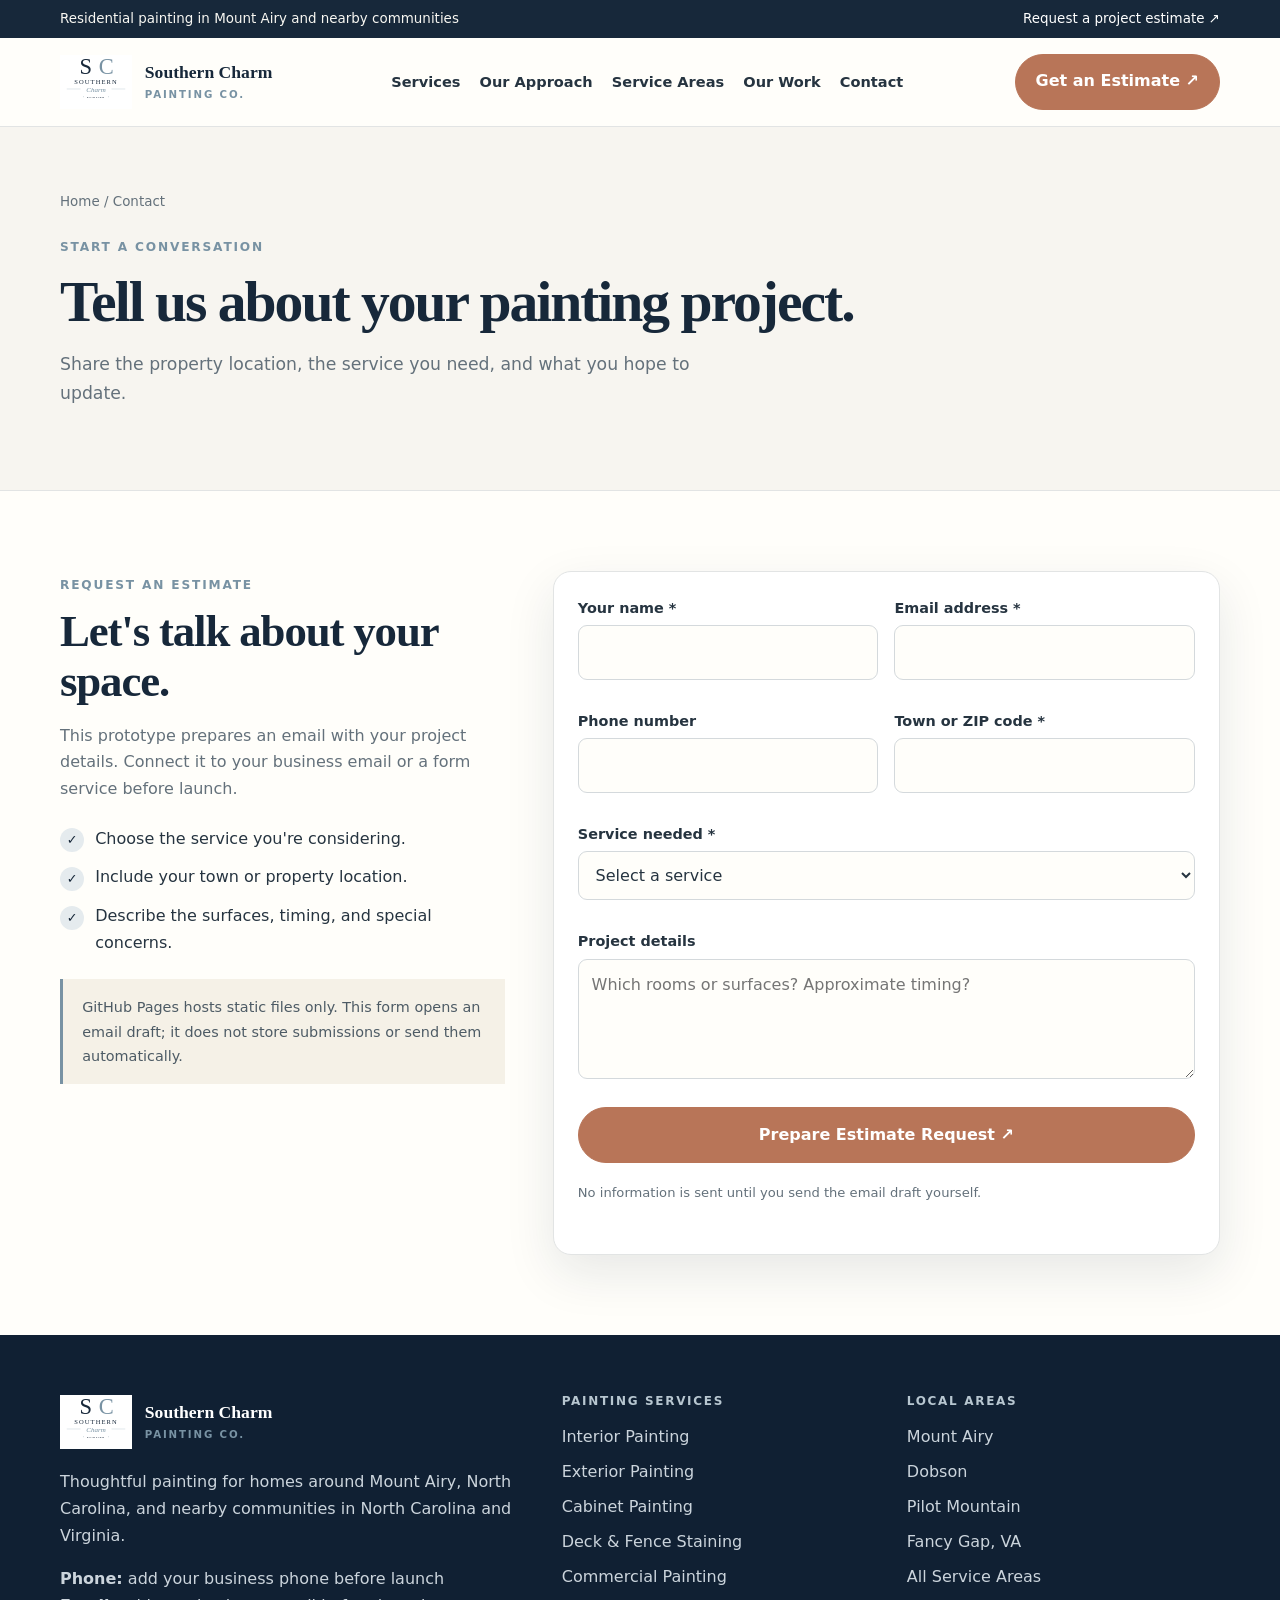
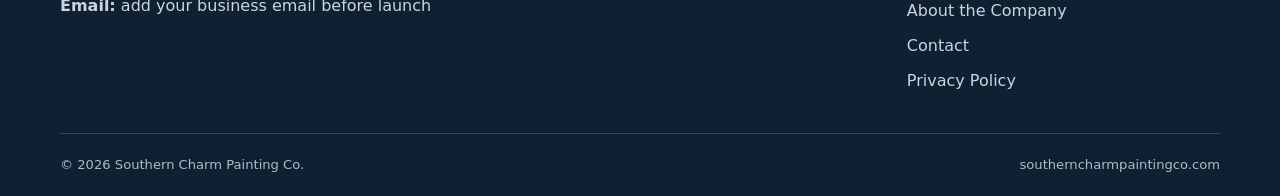
<file: contact.html>
<!doctype html><html lang="en"><head><meta charset="utf-8"><meta name="viewport" content="width=device-width, initial-scale=1"><title>Request a Painting Estimate | Southern Charm Painting Co.</title><meta name="description" content="Contact Southern Charm Painting Co. about residential painting near Mount Airy, NC and nearby communities in Virginia."><meta name="robots" content="index,follow,max-image-preview:large"><link rel="canonical" href="https://southerncharmpaintingco.com/contact.html"><meta name="theme-color" content="#17283a"><link rel="icon" href="assets/logo.svg" type="image/svg+xml"><link rel="stylesheet" href="styles.css"></head><body><a class="skip-link" href="#main">Skip to content</a><div class="topbar"><div class="container topbar-inner"><span>Residential painting in Mount Airy and nearby communities</span><span><a href="contact.html">Request a project estimate ↗</a></span></div></div><header class="header"><div class="container nav"><a class="brand" href="index.html" aria-label="Southern Charm Painting Co. home"><img src="assets/logo.svg" alt=""><span class="brand-copy">Southern Charm<small>Painting Co.</small></span></a><button class="menu-toggle" aria-expanded="false" aria-controls="primary-nav">Menu</button><nav class="nav-links" id="primary-nav" aria-label="Main navigation"><a href="services.html">Services</a><a href="about.html">Our Approach</a><a href="service-areas.html">Service Areas</a><a href="projects.html">Our Work</a><a href="contact.html" aria-current="page">Contact</a></nav><a class="button warm" href="contact.html">Get an Estimate ↗</a></div></header><main id="main"><section class="page-hero"><div class="container"><div class="breadcrumbs"><a href="index.html">Home</a> / Contact</div><span class="kicker">Start a conversation</span><h1>Tell us about your painting project.</h1><p>Share the property location, the service you need, and what you hope to update.</p></div></section><section class="section"><div class="container form-layout"><div><span class="kicker">Request an estimate</span><h2>Let's talk about your space.</h2><p class="muted">This prototype prepares an email with your project details. Connect it to your business email or a form service before launch.</p><ul class="checks"><li>Choose the service you're considering.</li><li>Include your town or property location.</li><li>Describe the surfaces, timing, and special concerns.</li></ul><div class="notice">GitHub Pages hosts static files only. This form opens an email draft; it does not store submissions or send them automatically.</div></div><div class="form-panel"><form data-estimate-form data-email="REPLACE-WITH-YOUR-BUSINESS-EMAIL"><div class="form-grid"><div class="field"><label for="name">Your name *</label><input id="name" name="name" autocomplete="name" required></div><div class="field"><label for="email">Email address *</label><input id="email" name="email" type="email" autocomplete="email" required></div><div class="field"><label for="phone">Phone number</label><input id="phone" name="phone" type="tel" autocomplete="tel"></div><div class="field"><label for="location">Town or ZIP code *</label><input id="location" name="location" required autocomplete="postal-code"></div><div class="field full"><label for="service">Service needed *</label><select id="service" name="service" required><option value="">Select a service</option><option>Interior painting</option><option>Exterior painting</option><option>Cabinet painting</option><option>Deck or fence staining</option><option>Commercial painting</option><option>Other / not sure yet</option></select></div><div class="field full"><label for="details">Project details</label><textarea id="details" name="details" placeholder="Which rooms or surfaces? Approximate timing?"></textarea></div><div class="field full"><button class="button warm" type="submit">Prepare Estimate Request ↗</button><p class="fine">No information is sent until you send the email draft yourself.</p></div></div></form></div></div></section></main><footer class="footer"><div class="container"><div class="footer-grid"><div><a class="brand" href="index.html"><img src="assets/logo.svg" alt=""><span class="brand-copy">Southern Charm<small>Painting Co.</small></span></a><p>Thoughtful painting for homes around Mount Airy, North Carolina, and nearby communities in North Carolina and Virginia.</p><p><strong>Phone:</strong> add your business phone before launch<br><strong>Email:</strong> add your business email before launch</p></div><div><div class="footer-heading">Painting Services</div><div class="footer-links"><a href="interior-painting.html">Interior Painting</a><a href="exterior-painting.html">Exterior Painting</a><a href="cabinet-painting.html">Cabinet Painting</a><a href="deck-fence-staining.html">Deck & Fence Staining</a><a href="commercial-painting.html">Commercial Painting</a></div></div><div><div class="footer-heading">Local Areas</div><div class="footer-links"><a href="areas/mount-airy.html">Mount Airy</a><a href="areas/dobson.html">Dobson</a><a href="areas/pilot-mountain.html">Pilot Mountain</a><a href="areas/fancy-gap.html">Fancy Gap, VA</a><a href="service-areas.html">All Service Areas</a><a href="about.html">About the Company</a><a href="contact.html">Contact</a><a href="privacy.html">Privacy Policy</a></div></div></div><div class="footer-bottom"><span>© <span data-year>2026</span> Southern Charm Painting Co.</span><span>southerncharmpaintingco.com</span></div></div></footer><div class="mobile-cta"><a class="button warm" href="contact.html">Request Estimate</a><a class="button outline" href="services.html">Services</a></div><script src="script.js" defer></script></body></html>
</file>
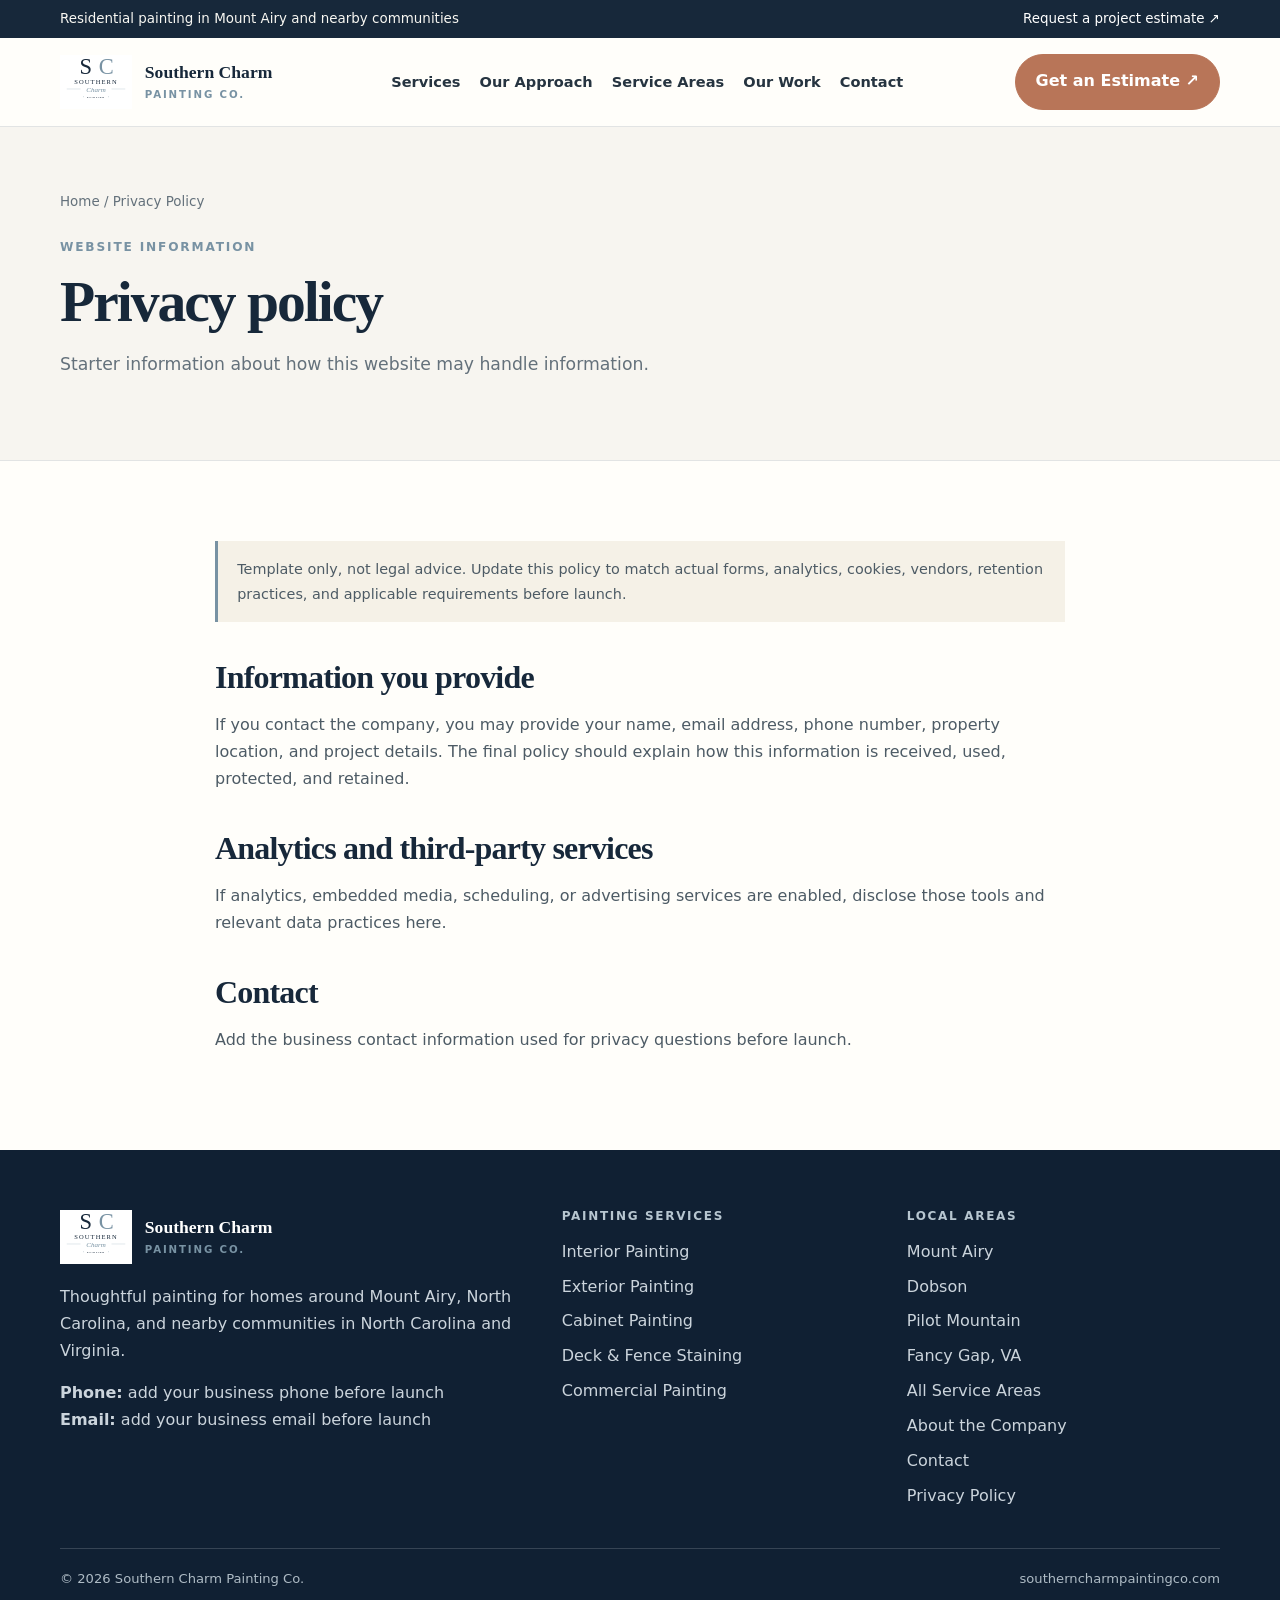
<file: privacy.html>
<!doctype html><html lang="en"><head><meta charset="utf-8"><meta name="viewport" content="width=device-width, initial-scale=1"><title>Privacy Policy | Southern Charm Painting Co.</title><meta name="description" content="Privacy policy information for visitors to Southern Charm Painting Co."><meta name="robots" content="index,follow,max-image-preview:large"><link rel="canonical" href="https://southerncharmpaintingco.com/privacy.html"><meta name="theme-color" content="#17283a"><link rel="icon" href="assets/logo.svg" type="image/svg+xml"><link rel="stylesheet" href="styles.css"></head><body><a class="skip-link" href="#main">Skip to content</a><div class="topbar"><div class="container topbar-inner"><span>Residential painting in Mount Airy and nearby communities</span><span><a href="contact.html">Request a project estimate ↗</a></span></div></div><header class="header"><div class="container nav"><a class="brand" href="index.html" aria-label="Southern Charm Painting Co. home"><img src="assets/logo.svg" alt=""><span class="brand-copy">Southern Charm<small>Painting Co.</small></span></a><button class="menu-toggle" aria-expanded="false" aria-controls="primary-nav">Menu</button><nav class="nav-links" id="primary-nav" aria-label="Main navigation"><a href="services.html">Services</a><a href="about.html">Our Approach</a><a href="service-areas.html">Service Areas</a><a href="projects.html">Our Work</a><a href="contact.html">Contact</a></nav><a class="button warm" href="contact.html">Get an Estimate ↗</a></div></header><main id="main"><section class="page-hero"><div class="container"><div class="breadcrumbs"><a href="index.html">Home</a> / Privacy Policy</div><span class="kicker">Website information</span><h1>Privacy policy</h1><p>Starter information about how this website may handle information.</p></div></section><section class="section"><div class="container narrow"><div class="notice">Template only, not legal advice. Update this policy to match actual forms, analytics, cookies, vendors, retention practices, and applicable requirements before launch.</div><h2>Information you provide</h2><p>If you contact the company, you may provide your name, email address, phone number, property location, and project details. The final policy should explain how this information is received, used, protected, and retained.</p><h2>Analytics and third-party services</h2><p>If analytics, embedded media, scheduling, or advertising services are enabled, disclose those tools and relevant data practices here.</p><h2>Contact</h2><p>Add the business contact information used for privacy questions before launch.</p></div></section></main><footer class="footer"><div class="container"><div class="footer-grid"><div><a class="brand" href="index.html"><img src="assets/logo.svg" alt=""><span class="brand-copy">Southern Charm<small>Painting Co.</small></span></a><p>Thoughtful painting for homes around Mount Airy, North Carolina, and nearby communities in North Carolina and Virginia.</p><p><strong>Phone:</strong> add your business phone before launch<br><strong>Email:</strong> add your business email before launch</p></div><div><div class="footer-heading">Painting Services</div><div class="footer-links"><a href="interior-painting.html">Interior Painting</a><a href="exterior-painting.html">Exterior Painting</a><a href="cabinet-painting.html">Cabinet Painting</a><a href="deck-fence-staining.html">Deck & Fence Staining</a><a href="commercial-painting.html">Commercial Painting</a></div></div><div><div class="footer-heading">Local Areas</div><div class="footer-links"><a href="areas/mount-airy.html">Mount Airy</a><a href="areas/dobson.html">Dobson</a><a href="areas/pilot-mountain.html">Pilot Mountain</a><a href="areas/fancy-gap.html">Fancy Gap, VA</a><a href="service-areas.html">All Service Areas</a><a href="about.html">About the Company</a><a href="contact.html">Contact</a><a href="privacy.html">Privacy Policy</a></div></div></div><div class="footer-bottom"><span>© <span data-year>2026</span> Southern Charm Painting Co.</span><span>southerncharmpaintingco.com</span></div></div></footer><div class="mobile-cta"><a class="button warm" href="contact.html">Request Estimate</a><a class="button outline" href="services.html">Services</a></div><script src="script.js" defer></script></body></html>
</file>
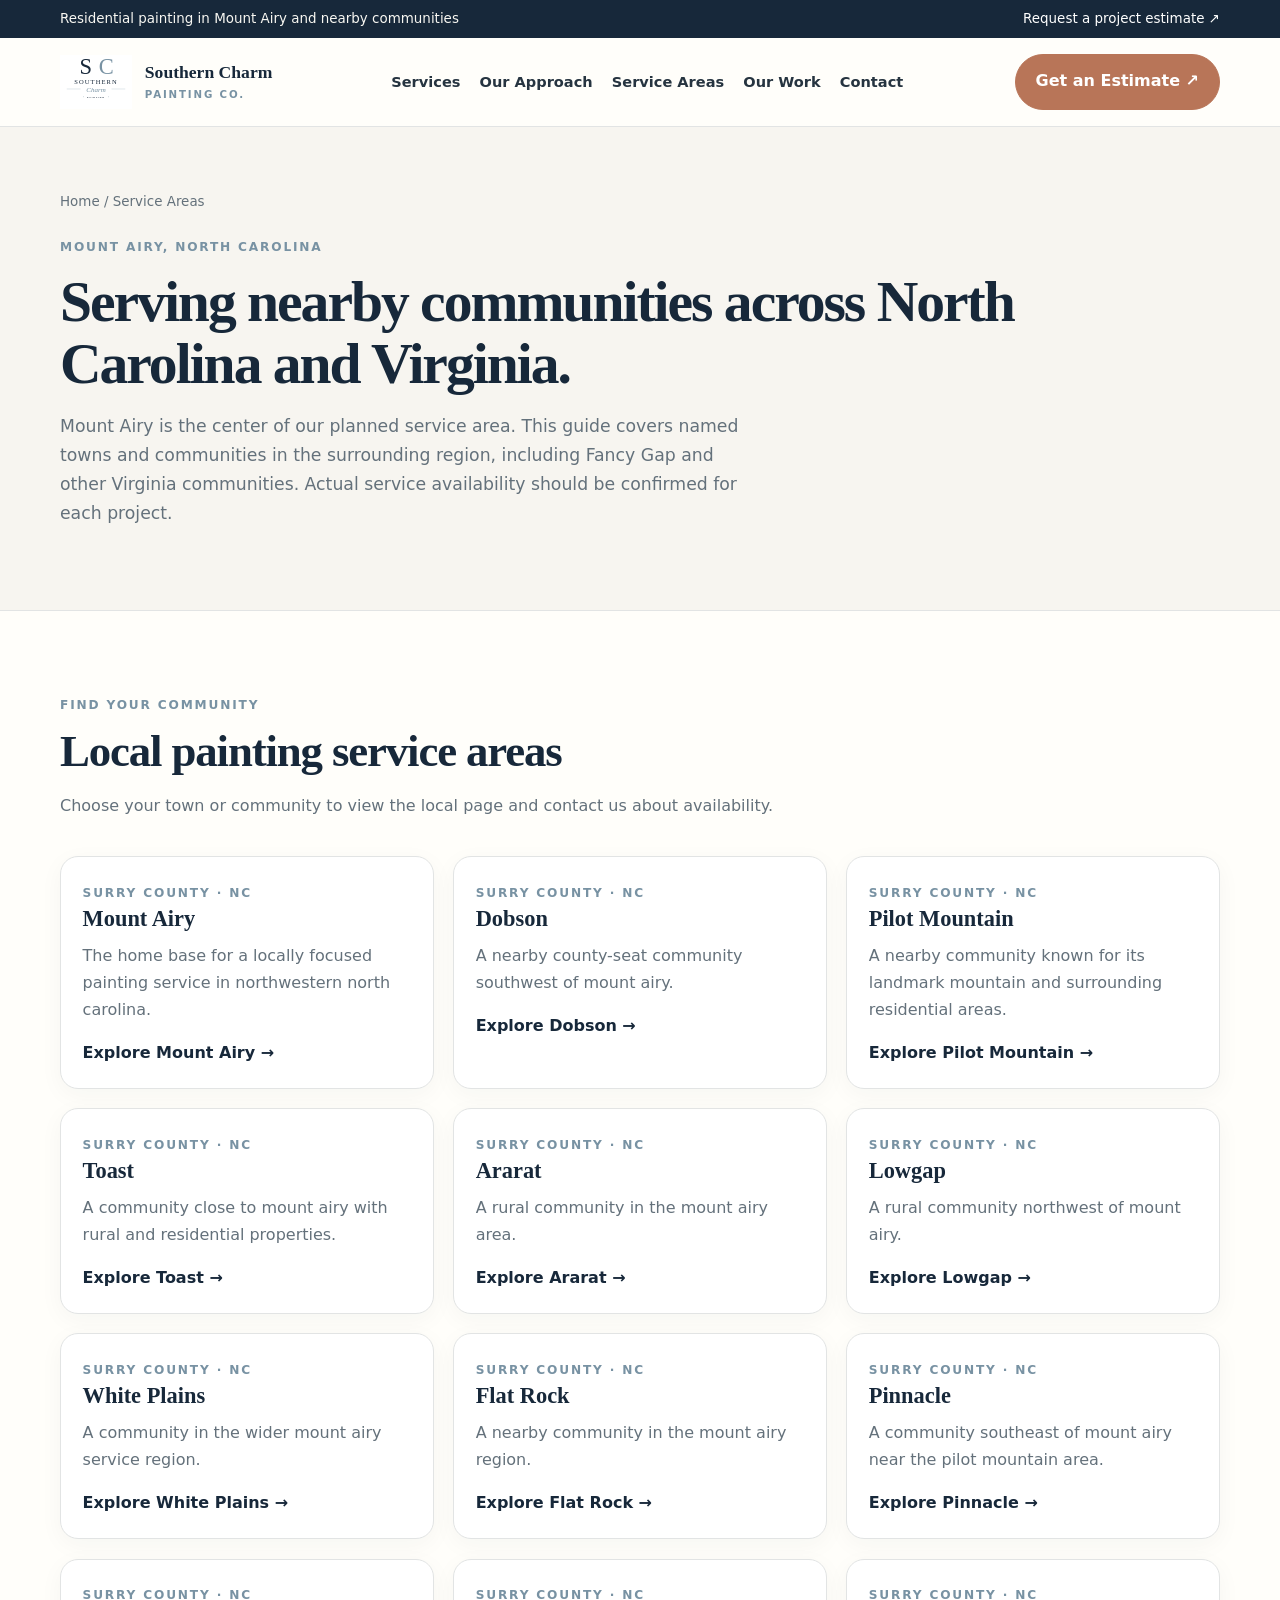
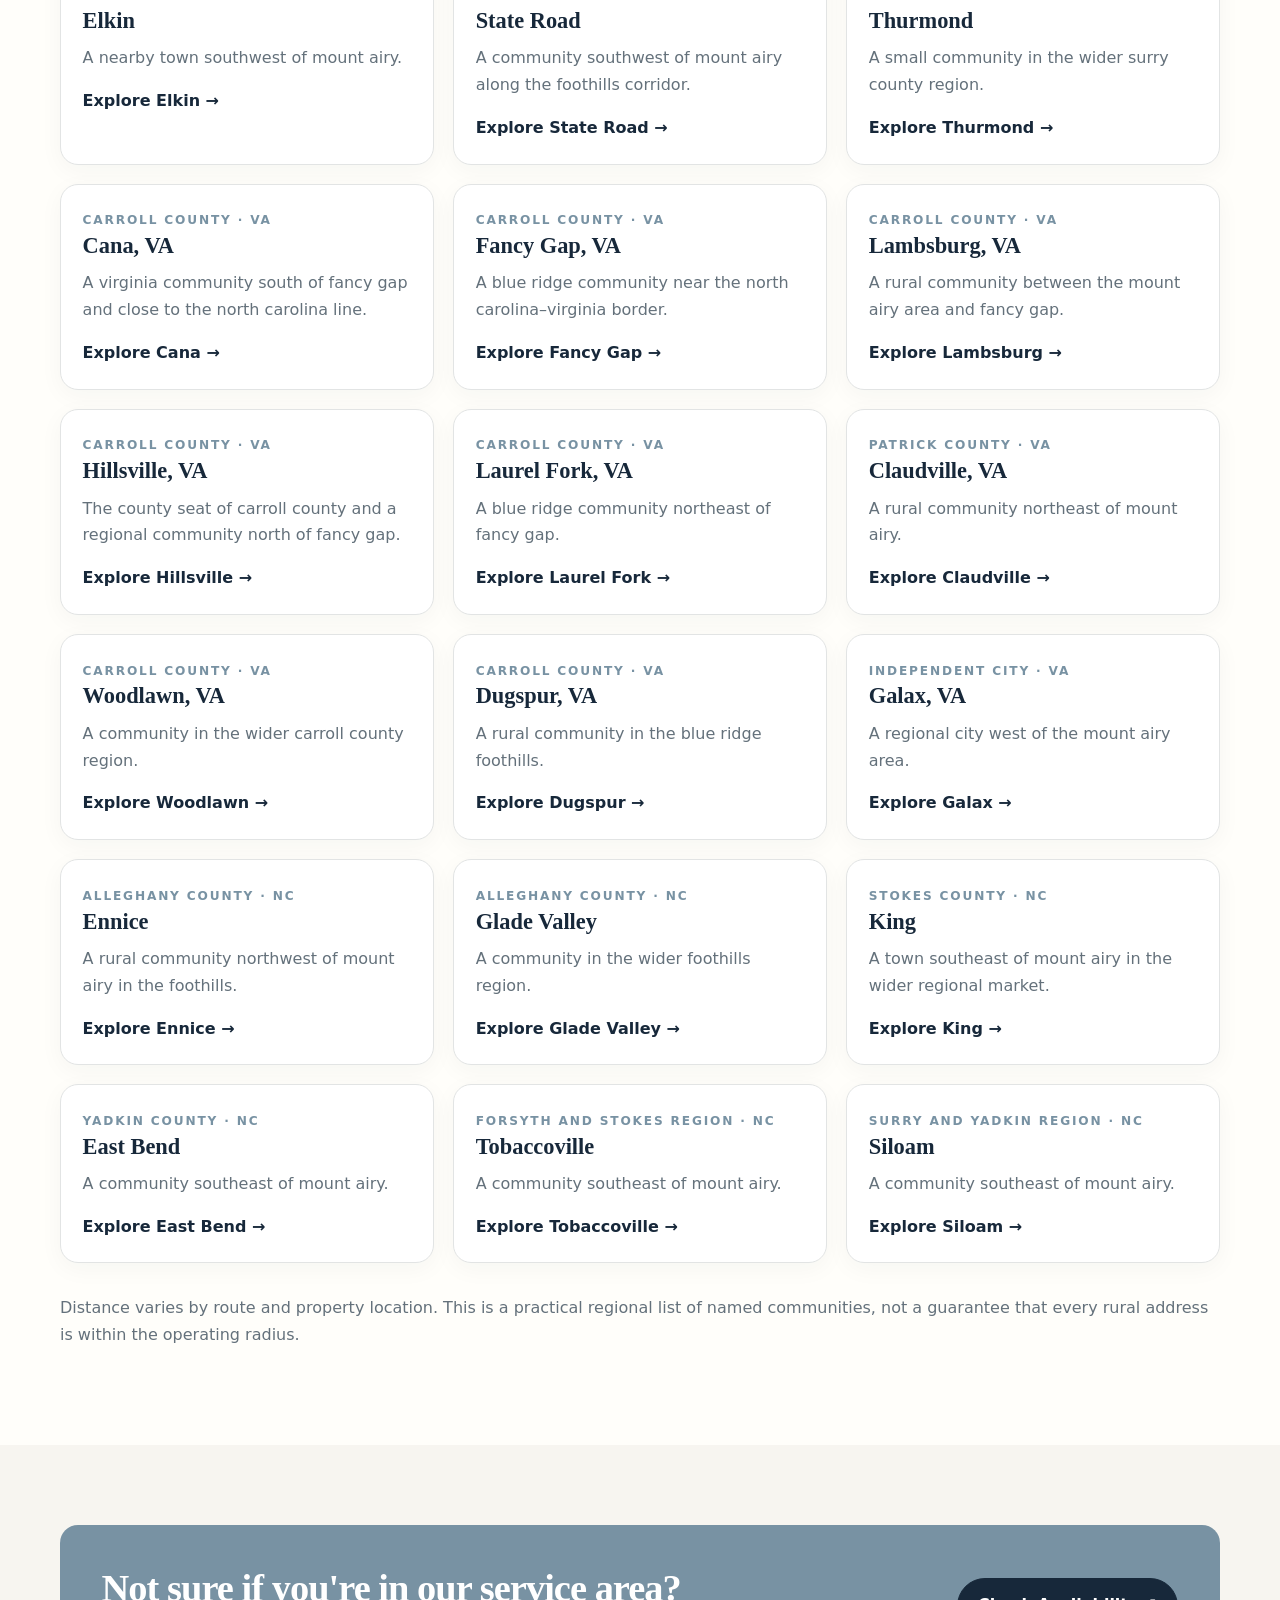
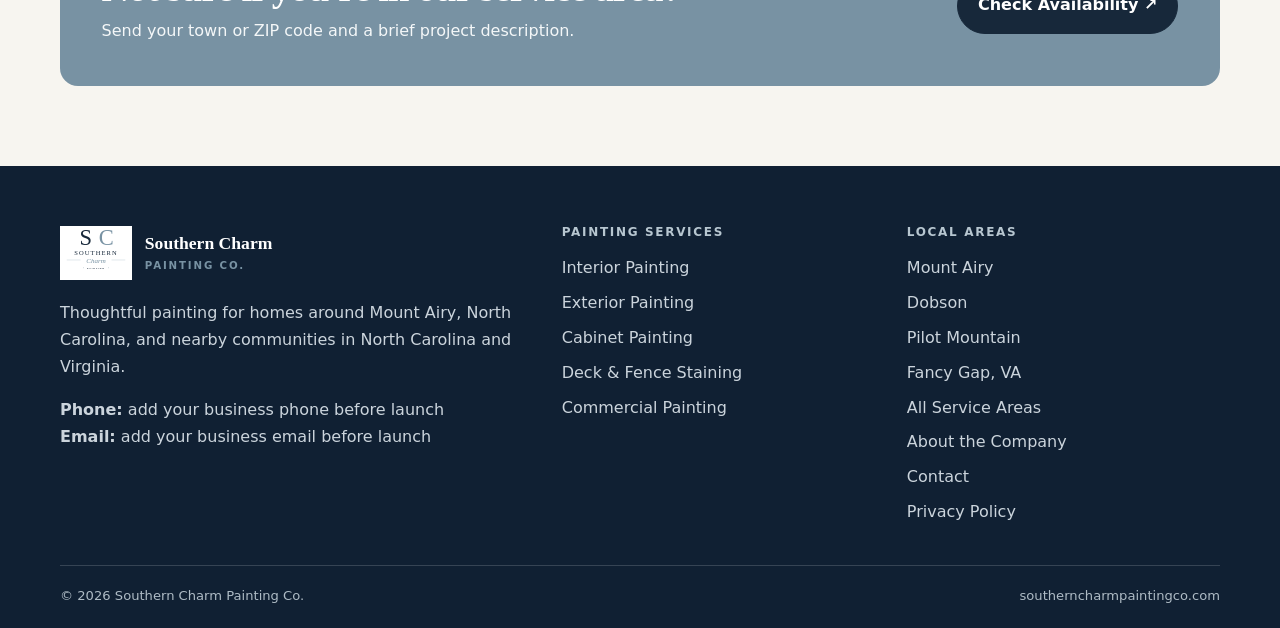
<file: service-areas.html>
<!doctype html><html lang="en"><head><meta charset="utf-8"><meta name="viewport" content="width=device-width, initial-scale=1"><title>Service Areas | Mount Airy NC &amp; Nearby Virginia | Southern Charm Painting Co.</title><meta name="description" content="Explore painting service-area pages for Mount Airy, Dobson, Pilot Mountain, Fancy Gap, Hillsville, and nearby communities in North Carolina and Virginia."><meta name="robots" content="index,follow,max-image-preview:large"><link rel="canonical" href="https://southerncharmpaintingco.com/service-areas.html"><meta name="theme-color" content="#17283a"><link rel="icon" href="assets/logo.svg" type="image/svg+xml"><link rel="stylesheet" href="styles.css"></head><body><a class="skip-link" href="#main">Skip to content</a><div class="topbar"><div class="container topbar-inner"><span>Residential painting in Mount Airy and nearby communities</span><span><a href="contact.html">Request a project estimate ↗</a></span></div></div><header class="header"><div class="container nav"><a class="brand" href="index.html" aria-label="Southern Charm Painting Co. home"><img src="assets/logo.svg" alt=""><span class="brand-copy">Southern Charm<small>Painting Co.</small></span></a><button class="menu-toggle" aria-expanded="false" aria-controls="primary-nav">Menu</button><nav class="nav-links" id="primary-nav" aria-label="Main navigation"><a href="services.html">Services</a><a href="about.html">Our Approach</a><a href="service-areas.html" aria-current="page">Service Areas</a><a href="projects.html">Our Work</a><a href="contact.html">Contact</a></nav><a class="button warm" href="contact.html">Get an Estimate ↗</a></div></header><main id="main"><section class="page-hero"><div class="container"><div class="breadcrumbs"><a href="index.html">Home</a> / Service Areas</div><span class="kicker">Mount Airy, North Carolina</span><h1>Serving nearby communities across North Carolina and Virginia.</h1><p>Mount Airy is the center of our planned service area. This guide covers named towns and communities in the surrounding region, including Fancy Gap and other Virginia communities. Actual service availability should be confirmed for each project.</p></div></section><section class="section"><div class="container"><div class="section-head"><span class="kicker">Find your community</span><h2>Local painting service areas</h2><p>Choose your town or community to view the local page and contact us about availability.</p></div><div class="cards"><article class="card"><div class="card-body"><span class="kicker">Surry County · NC</span><h3>Mount Airy</h3><p>The home base for a locally focused painting service in northwestern north carolina.</p><a class="text-link" href="areas/mount-airy.html">Explore Mount Airy →</a></div></article><article class="card"><div class="card-body"><span class="kicker">Surry County · NC</span><h3>Dobson</h3><p>A nearby county-seat community southwest of mount airy.</p><a class="text-link" href="areas/dobson.html">Explore Dobson →</a></div></article><article class="card"><div class="card-body"><span class="kicker">Surry County · NC</span><h3>Pilot Mountain</h3><p>A nearby community known for its landmark mountain and surrounding residential areas.</p><a class="text-link" href="areas/pilot-mountain.html">Explore Pilot Mountain →</a></div></article><article class="card"><div class="card-body"><span class="kicker">Surry County · NC</span><h3>Toast</h3><p>A community close to mount airy with rural and residential properties.</p><a class="text-link" href="areas/toast.html">Explore Toast →</a></div></article><article class="card"><div class="card-body"><span class="kicker">Surry County · NC</span><h3>Ararat</h3><p>A rural community in the mount airy area.</p><a class="text-link" href="areas/ararat-nc.html">Explore Ararat →</a></div></article><article class="card"><div class="card-body"><span class="kicker">Surry County · NC</span><h3>Lowgap</h3><p>A rural community northwest of mount airy.</p><a class="text-link" href="areas/lowgap.html">Explore Lowgap →</a></div></article><article class="card"><div class="card-body"><span class="kicker">Surry County · NC</span><h3>White Plains</h3><p>A community in the wider mount airy service region.</p><a class="text-link" href="areas/white-plains.html">Explore White Plains →</a></div></article><article class="card"><div class="card-body"><span class="kicker">Surry County · NC</span><h3>Flat Rock</h3><p>A nearby community in the mount airy region.</p><a class="text-link" href="areas/flat-rock.html">Explore Flat Rock →</a></div></article><article class="card"><div class="card-body"><span class="kicker">Surry County · NC</span><h3>Pinnacle</h3><p>A community southeast of mount airy near the pilot mountain area.</p><a class="text-link" href="areas/pinnacle.html">Explore Pinnacle →</a></div></article><article class="card"><div class="card-body"><span class="kicker">Surry County · NC</span><h3>Elkin</h3><p>A nearby town southwest of mount airy.</p><a class="text-link" href="areas/elkin.html">Explore Elkin →</a></div></article><article class="card"><div class="card-body"><span class="kicker">Surry County · NC</span><h3>State Road</h3><p>A community southwest of mount airy along the foothills corridor.</p><a class="text-link" href="areas/state-road.html">Explore State Road →</a></div></article><article class="card"><div class="card-body"><span class="kicker">Surry County · NC</span><h3>Thurmond</h3><p>A small community in the wider surry county region.</p><a class="text-link" href="areas/thurmond.html">Explore Thurmond →</a></div></article><article class="card"><div class="card-body"><span class="kicker">Carroll County · VA</span><h3>Cana, VA</h3><p>A virginia community south of fancy gap and close to the north carolina line.</p><a class="text-link" href="areas/cana.html">Explore Cana →</a></div></article><article class="card"><div class="card-body"><span class="kicker">Carroll County · VA</span><h3>Fancy Gap, VA</h3><p>A blue ridge community near the north carolina–virginia border.</p><a class="text-link" href="areas/fancy-gap.html">Explore Fancy Gap →</a></div></article><article class="card"><div class="card-body"><span class="kicker">Carroll County · VA</span><h3>Lambsburg, VA</h3><p>A rural community between the mount airy area and fancy gap.</p><a class="text-link" href="areas/lambsburg.html">Explore Lambsburg →</a></div></article><article class="card"><div class="card-body"><span class="kicker">Carroll County · VA</span><h3>Hillsville, VA</h3><p>The county seat of carroll county and a regional community north of fancy gap.</p><a class="text-link" href="areas/hillsville.html">Explore Hillsville →</a></div></article><article class="card"><div class="card-body"><span class="kicker">Carroll County · VA</span><h3>Laurel Fork, VA</h3><p>A blue ridge community northeast of fancy gap.</p><a class="text-link" href="areas/laurel-fork.html">Explore Laurel Fork →</a></div></article><article class="card"><div class="card-body"><span class="kicker">Patrick County · VA</span><h3>Claudville, VA</h3><p>A rural community northeast of mount airy.</p><a class="text-link" href="areas/claudville.html">Explore Claudville →</a></div></article><article class="card"><div class="card-body"><span class="kicker">Carroll County · VA</span><h3>Woodlawn, VA</h3><p>A community in the wider carroll county region.</p><a class="text-link" href="areas/woodlawn.html">Explore Woodlawn →</a></div></article><article class="card"><div class="card-body"><span class="kicker">Carroll County · VA</span><h3>Dugspur, VA</h3><p>A rural community in the blue ridge foothills.</p><a class="text-link" href="areas/dugspur.html">Explore Dugspur →</a></div></article><article class="card"><div class="card-body"><span class="kicker">Independent city · VA</span><h3>Galax, VA</h3><p>A regional city west of the mount airy area.</p><a class="text-link" href="areas/galax.html">Explore Galax →</a></div></article><article class="card"><div class="card-body"><span class="kicker">Alleghany County · NC</span><h3>Ennice</h3><p>A rural community northwest of mount airy in the foothills.</p><a class="text-link" href="areas/ennice.html">Explore Ennice →</a></div></article><article class="card"><div class="card-body"><span class="kicker">Alleghany County · NC</span><h3>Glade Valley</h3><p>A community in the wider foothills region.</p><a class="text-link" href="areas/glade-valley.html">Explore Glade Valley →</a></div></article><article class="card"><div class="card-body"><span class="kicker">Stokes County · NC</span><h3>King</h3><p>A town southeast of mount airy in the wider regional market.</p><a class="text-link" href="areas/king.html">Explore King →</a></div></article><article class="card"><div class="card-body"><span class="kicker">Yadkin County · NC</span><h3>East Bend</h3><p>A community southeast of mount airy.</p><a class="text-link" href="areas/east-bend.html">Explore East Bend →</a></div></article><article class="card"><div class="card-body"><span class="kicker">Forsyth and Stokes region · NC</span><h3>Tobaccoville</h3><p>A community southeast of mount airy.</p><a class="text-link" href="areas/tobaccoville.html">Explore Tobaccoville →</a></div></article><article class="card"><div class="card-body"><span class="kicker">Surry and Yadkin region · NC</span><h3>Siloam</h3><p>A community southeast of mount airy.</p><a class="text-link" href="areas/siloam.html">Explore Siloam →</a></div></article></div><p class="muted" style="margin-top:2rem">Distance varies by route and property location. This is a practical regional list of named communities, not a guarantee that every rural address is within the operating radius.</p></div></section><section class="section cream"><div class="container"><div class="cta"><div><h2>Not sure if you're in our service area?</h2><p>Send your town or ZIP code and a brief project description.</p></div><a class="button warm" href="contact.html">Check Availability ↗</a></div></div></section></main><footer class="footer"><div class="container"><div class="footer-grid"><div><a class="brand" href="index.html"><img src="assets/logo.svg" alt=""><span class="brand-copy">Southern Charm<small>Painting Co.</small></span></a><p>Thoughtful painting for homes around Mount Airy, North Carolina, and nearby communities in North Carolina and Virginia.</p><p><strong>Phone:</strong> add your business phone before launch<br><strong>Email:</strong> add your business email before launch</p></div><div><div class="footer-heading">Painting Services</div><div class="footer-links"><a href="interior-painting.html">Interior Painting</a><a href="exterior-painting.html">Exterior Painting</a><a href="cabinet-painting.html">Cabinet Painting</a><a href="deck-fence-staining.html">Deck & Fence Staining</a><a href="commercial-painting.html">Commercial Painting</a></div></div><div><div class="footer-heading">Local Areas</div><div class="footer-links"><a href="areas/mount-airy.html">Mount Airy</a><a href="areas/dobson.html">Dobson</a><a href="areas/pilot-mountain.html">Pilot Mountain</a><a href="areas/fancy-gap.html">Fancy Gap, VA</a><a href="service-areas.html">All Service Areas</a><a href="about.html">About the Company</a><a href="contact.html">Contact</a><a href="privacy.html">Privacy Policy</a></div></div></div><div class="footer-bottom"><span>© <span data-year>2026</span> Southern Charm Painting Co.</span><span>southerncharmpaintingco.com</span></div></div></footer><div class="mobile-cta"><a class="button warm" href="contact.html">Request Estimate</a><a class="button outline" href="services.html">Services</a></div><script src="script.js" defer></script></body></html>
</file>
<file: styles.css>
:root{--navy:#17283a;--blue:#7892a3;--cream:#f7f5f0;--paper:#fffefa;--ink:#263440;--muted:#64717b;--line:#e2e4e4;--clay:#b87558;--max:1160px;--radius:18px;--shadow:0 18px 50px rgba(23,40,58,.10)}
*{box-sizing:border-box}html{scroll-behavior:smooth}body{margin:0;background:var(--paper);color:var(--ink);font:16px/1.68 Inter,ui-sans-serif,system-ui,-apple-system,BlinkMacSystemFont,"Segoe UI",sans-serif;-webkit-font-smoothing:antialiased}a{color:inherit}img{max-width:100%;display:block}button,input,textarea,select{font:inherit}:focus-visible{outline:3px solid var(--clay);outline-offset:3px}.skip-link{position:absolute;left:-9999px;top:0;z-index:1000;background:#fff;padding:.8rem}.skip-link:focus{left:1rem;top:1rem}.container{width:min(calc(100% - 2.5rem),var(--max));margin-inline:auto}
.topbar{background:var(--navy);color:#f8f7f2;font-size:.84rem}.topbar-inner{display:flex;justify-content:space-between;gap:1rem;padding:.48rem 0}.topbar a{color:#fff;text-decoration:none}.header{position:sticky;top:0;z-index:100;background:rgba(255,254,250,.96);backdrop-filter:blur(12px);border-bottom:1px solid var(--line)}.nav{display:flex;align-items:center;justify-content:space-between;gap:1.25rem;min-height:88px}.brand{display:flex;align-items:center;gap:.8rem;text-decoration:none;min-width:220px}.brand img{width:72px;height:62px;object-fit:contain}.brand-copy{font-family:Georgia,serif;font-size:1.1rem;line-height:1.1;font-weight:700;color:var(--navy)}.brand-copy small{display:block;font:700 .64rem/1.4 Inter,system-ui,sans-serif;text-transform:uppercase;letter-spacing:.18em;color:var(--blue);margin-top:.3rem}.nav-links{display:flex;align-items:center;gap:1.2rem}.nav-links a{text-decoration:none;font-size:.91rem;font-weight:700}.nav-links a:hover{color:var(--clay)}.button{display:inline-flex;align-items:center;justify-content:center;gap:.5rem;background:var(--navy);color:#fff;text-decoration:none;border:1px solid var(--navy);border-radius:999px;padding:.85rem 1.25rem;font-weight:750;cursor:pointer;transition:transform .18s,background .18s}.button:hover{background:#253e56;transform:translateY(-1px)}.button.warm{background:var(--clay);border-color:var(--clay)}.button.warm:hover{background:#9d5e43}.button.outline{background:transparent;color:var(--navy)}.menu-toggle{display:none;background:white;border:1px solid var(--line);border-radius:10px;padding:.6rem .8rem;color:var(--navy)}
.hero{background:var(--cream);overflow:hidden}.hero-grid{display:grid;grid-template-columns:1.05fr .95fr;align-items:stretch;min-height:580px}.hero-copy{padding:5rem 2.6rem 4.5rem max(1.25rem,calc((100vw - var(--max))/2));display:flex;flex-direction:column;justify-content:center;align-items:flex-start}.eyebrow,.kicker{color:var(--blue);font-size:.76rem;font-weight:850;letter-spacing:.15em;text-transform:uppercase}.eyebrow:before{content:"";display:inline-block;width:26px;height:1px;background:currentColor;vertical-align:middle;margin-right:.6rem}.hero h1,.page-hero h1{font:600 clamp(2.7rem,5vw,4.6rem)/1.08 Georgia,"Times New Roman",serif;letter-spacing:-.035em;color:var(--navy);margin:1rem 0}.hero p{max-width:600px;color:#4f5d68;font-size:1.1rem;margin:0 0 1.5rem}.hero-actions{display:flex;flex-wrap:wrap;gap:.8rem}.hero-image{position:relative;min-height:420px;background:#d6d6d0}.hero-image img{position:absolute;inset:0;width:100%;height:100%;object-fit:cover}.hero-image:after{content:"";position:absolute;inset:0;background:linear-gradient(90deg,rgba(23,40,58,.12),transparent 55%),linear-gradient(0deg,rgba(23,40,58,.22),transparent 50%)}.hero-note{font-size:.84rem!important;margin-top:1.15rem!important;color:var(--muted)!important}.trust{background:var(--navy);color:#fff}.trust-grid{display:grid;grid-template-columns:repeat(3,1fr);gap:1rem;padding:1.2rem 0}.trust-item{text-align:center;font-size:.92rem;font-weight:700}.trust-item span{color:#b7c6d0;margin-right:.45rem}
.section{padding:5rem 0}.section.cream{background:var(--cream)}.section.navy{background:var(--navy);color:#fff}.section-head{max-width:730px;margin-bottom:2.3rem}.section-head h2,.section h2{font:600 clamp(2rem,3.5vw,3.1rem)/1.12 Georgia,"Times New Roman",serif;letter-spacing:-.025em;color:var(--navy);margin:.55rem 0 1rem}.section.navy h2{color:#fff}.section-head p,.muted{color:var(--muted)}.cards{display:grid;grid-template-columns:repeat(3,1fr);gap:1.2rem}.card{border:1px solid var(--line);border-radius:var(--radius);overflow:hidden;background:#fff;box-shadow:0 6px 24px rgba(23,40,58,.04)}.card-image{aspect-ratio:1.45;background:#e5e3dc;overflow:hidden}.card-image img{width:100%;height:100%;object-fit:cover;transition:transform .35s}.card:hover .card-image img{transform:scale(1.035)}.card-body{padding:1.35rem}.card h3{font:600 1.4rem/1.2 Georgia,serif;color:var(--navy);margin:0 0 .65rem}.card p{color:var(--muted);margin:0 0 1rem}.text-link{color:var(--navy);font-weight:800;text-decoration:none}.text-link:hover{color:var(--clay)}
.split{display:grid;grid-template-columns:1fr 1fr;gap:4rem;align-items:center}.photo{border-radius:var(--radius);overflow:hidden;min-height:380px;background:#e5e3dc;box-shadow:var(--shadow)}.photo img{width:100%;height:100%;min-height:380px;object-fit:cover}.checks{list-style:none;padding:0;margin:1.4rem 0;display:grid;gap:.75rem}.checks li{display:flex;gap:.7rem}.checks li:before{content:"✓";display:grid;place-items:center;flex:0 0 24px;width:24px;height:24px;background:#e5ebee;color:var(--navy);border-radius:50%;font-weight:900;font-size:.8rem;margin-top:.15rem}.cta{background:var(--blue);color:#fff;border-radius:var(--radius);padding:2.6rem;display:flex;align-items:center;justify-content:space-between;gap:2rem}.cta h2{color:white!important;margin:0 0 .5rem!important;font-size:clamp(1.8rem,3vw,2.5rem)!important}.cta p{margin:0;color:#f4f7f8}.cta .button{background:var(--navy);border-color:var(--navy);white-space:nowrap}
.page-hero{background:var(--cream);padding:4rem 0;border-bottom:1px solid var(--line)}.page-hero-grid{display:grid;grid-template-columns:1.1fr .9fr;gap:3rem;align-items:center}.page-hero h1{font-size:clamp(2.5rem,4.5vw,4rem);margin:.7rem 0 1rem}.page-hero p{font-size:1.08rem;color:var(--muted);max-width:680px}.page-image{border-radius:var(--radius);overflow:hidden;min-height:270px;background:#ddd}.page-image img{width:100%;height:100%;min-height:270px;object-fit:cover}.breadcrumbs{font-size:.84rem;color:var(--muted);margin-bottom:1.2rem}.breadcrumbs a{text-decoration:none}.narrow{max-width:850px}.narrow p{color:#4d5b65}.narrow h2{font-size:2rem;margin-top:2.4rem}.pill-list{display:flex;flex-wrap:wrap;gap:.6rem}.pill{border:1px solid var(--line);border-radius:999px;background:#fff;padding:.55rem .9rem;text-decoration:none;font-weight:700;font-size:.9rem}.notice{background:#f5f1e7;border-left:3px solid var(--blue);padding:1rem 1.2rem;color:#4d5b65;font-size:.9rem}.form-layout{display:grid;grid-template-columns:.8fr 1.2fr;gap:3rem;align-items:start}.form-panel{border:1px solid var(--line);border-radius:var(--radius);padding:1.5rem;background:white;box-shadow:var(--shadow)}.form-grid{display:grid;grid-template-columns:1fr 1fr;gap:1rem}.field{display:grid;gap:.35rem;margin-bottom:.8rem}.field.full{grid-column:1/-1}.field label{font-size:.9rem;font-weight:750}.field input,.field textarea,.field select{width:100%;border:1px solid #d4d9dc;border-radius:9px;padding:.8rem;background:#fffefa;color:var(--ink)}.field textarea{min-height:120px;resize:vertical}.fine{font-size:.82rem;color:var(--muted)}
.footer{background:#102033;color:#f8f7f2;padding:3.5rem 0 1.3rem}.footer-grid{display:grid;grid-template-columns:1.5fr 1fr 1fr;gap:2rem}.footer .brand-copy{color:#fff}.footer p,.footer a{color:#cbd4dc}.footer a{text-decoration:none}.footer a:hover{color:#fff}.footer-heading{color:#b7c6d0;font-size:.75rem;letter-spacing:.14em;text-transform:uppercase;font-weight:850;margin-bottom:.8rem}.footer-links{display:grid;gap:.5rem}.footer-bottom{border-top:1px solid rgba(255,255,255,.16);padding-top:1.2rem;margin-top:2.4rem;display:flex;justify-content:space-between;gap:1rem;color:#aebbc5;font-size:.82rem}.mobile-cta{display:none}
@media(max-width:900px){.nav-links{gap:.75rem}.nav-links a{font-size:.84rem}.hero-grid{grid-template-columns:1fr 1fr}.hero-copy{padding:3.5rem 1.4rem 3.5rem max(1.25rem,calc((100vw - var(--max))/2))}.cards{grid-template-columns:repeat(2,1fr)}.split{gap:2rem}}
@media(max-width:720px){.container{width:min(calc(100% - 2rem),var(--max))}.topbar-inner{justify-content:center;text-align:center}.topbar-inner span:first-child{display:none}.nav{min-height:74px;flex-wrap:wrap}.brand{min-width:0}.brand img{width:55px;height:50px}.brand-copy{font-size:1rem}.menu-toggle{display:block}.nav-links{display:none;width:100%;flex-direction:column;align-items:stretch;gap:0;padding-bottom:1rem}.nav-links.open{display:flex}.nav-links a{border-top:1px solid var(--line);padding:.75rem .2rem;font-size:1rem}.nav>.button{display:none}.hero-grid,.page-hero-grid,.split,.form-layout,.footer-grid{grid-template-columns:1fr}.hero-copy{padding:3.5rem 1rem}.hero-image{min-height:280px}.trust-grid{grid-template-columns:1fr;gap:.6rem}.trust-item{text-align:left}.section{padding:3.5rem 0}.cards{grid-template-columns:1fr}.page-hero{padding:3rem 0}.page-image,.page-image img{min-height:220px}.cta{padding:2rem;align-items:flex-start;flex-direction:column}.form-grid{grid-template-columns:1fr}.field.full{grid-column:auto}.footer-bottom{flex-direction:column}.mobile-cta{display:flex;position:fixed;bottom:0;left:0;right:0;z-index:90;gap:.6rem;padding:.65rem 1rem;background:rgba(255,254,250,.97);border-top:1px solid var(--line)}.mobile-cta .button{flex:1;padding:.7rem .5rem;font-size:.9rem}body{padding-bottom:68px}}
@media(prefers-reduced-motion:reduce){html{scroll-behavior:auto}*,*:before,*:after{transition:none!important}}
.logo {
    display: flex;
    align-items: center;
    width: 190px;
    flex-shrink: 0;
}

.logo img {
    display: block;
    width: 100%;
    height: 55px;
    object-fit: contain;
    object-position: left center;
}
</file>
